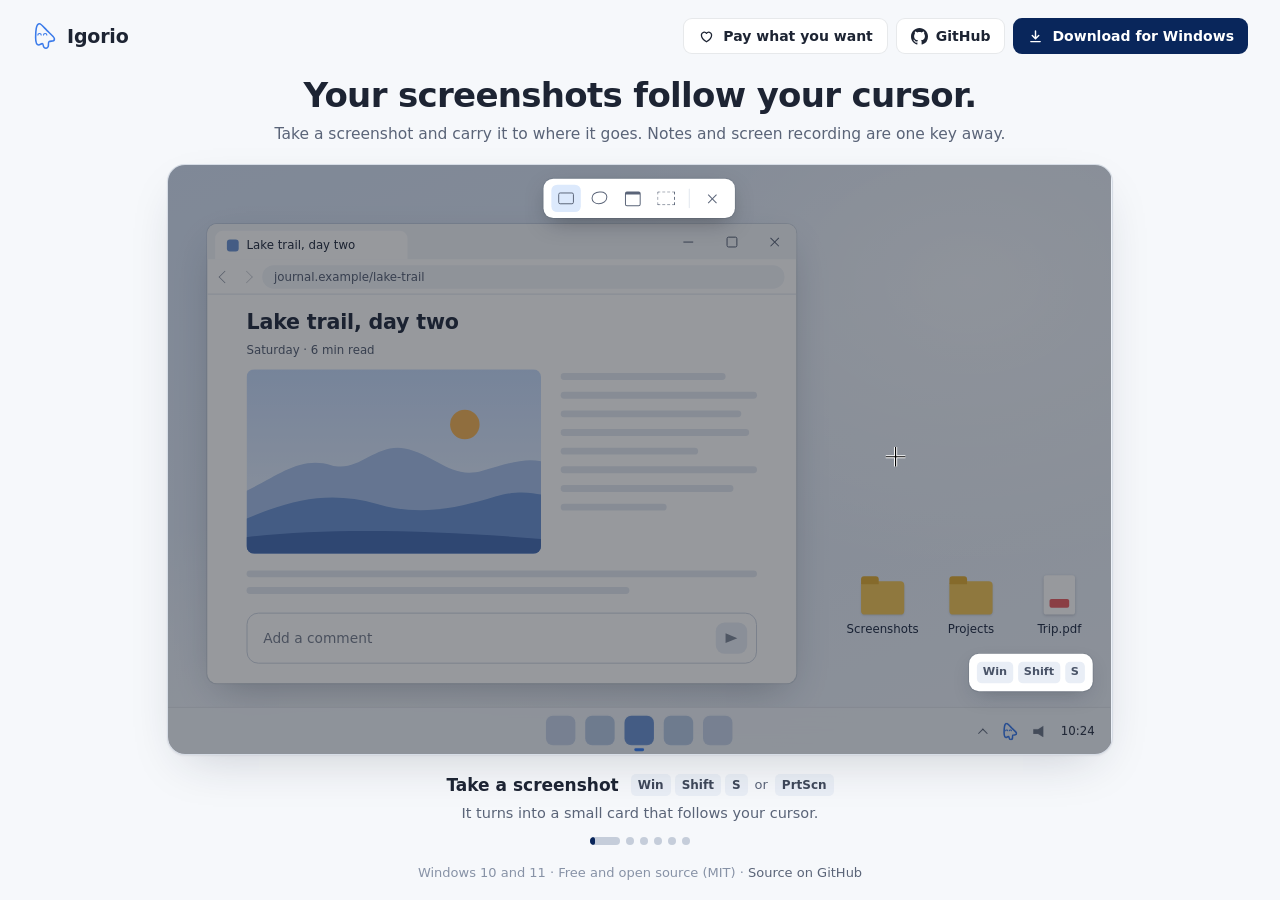
<file: docs/index.html>
<!doctype html>
<html lang="en">
<head>
<meta charset="utf-8">
<meta name="viewport" content="width=device-width, initial-scale=1">
<title>Igorio</title>
<meta name="description" content="Igorio for Windows: take a screenshot and it follows your cursor. Double-click to paste or save it, shake to let go. Sticky notes and screen recording are one key away. Free and open source.">
<meta name="color-scheme" content="light dark">
<meta name="theme-color" content="#f6f8fb" media="(prefers-color-scheme: light)">
<meta name="theme-color" content="#111318" media="(prefers-color-scheme: dark)">
<link rel="icon" href="icon.svg" type="image/svg+xml">
<link rel="icon" href="favicon.png" type="image/png" sizes="64x64">
<link rel="apple-touch-icon" href="apple-touch-icon.png">
<meta property="og:type" content="website">
<meta property="og:title" content="Igorio">
<meta property="og:description" content="Take a screenshot and it follows your cursor. Double-click to paste or save it, shake to let go. For Windows 10 and 11.">
<meta property="og:url" content="https://igorio.areshk.dev/">
<meta property="og:image" content="https://igorio.areshk.dev/og.png">
<meta property="og:image:width" content="1200">
<meta property="og:image:height" content="630">
<meta property="og:image:alt" content="A screenshot card following the cursor on a Windows desktop">
<meta name="twitter:card" content="summary_large_image">
<link rel="stylesheet" href="style.css">
</head>
<body>
<svg class="defs" aria-hidden="true" focusable="false">
  <symbol id="logo" viewBox="-31.47 0.25 290.3 290.3">
    <g fill="none" stroke="currentColor" stroke-linecap="round" stroke-linejoin="round"><path d="M52.8 9C29 9 19.5 41.3 16 61C10.8 90.5 9 128.5 9 161C9 198.5 17.8 245 44 245C56.5 245 70.2 230.5 82.8 230.5C91.5 230.5 93.8 243.5 94.8 254.8C95.7 266 109 281.8 124 281.8C139 281.8 151.5 263.5 151.5 251C151.5 239.8 152.1 212.3 158.2 208C167.5 201.5 187.9 203.5 199 201.5C213.8 198.9 220.4 185.8 217.8 171C215.1 156.2 164.8 113 136.5 84.8C108.2 56.5 70.2 9 52.8 9Z" stroke-width="17.5"/><path d="M34.2 133.5C34.2 112.5 71.2 112.5 71.2 133.5" stroke-width="13"/><path d="M97 133.5C97 112.5 134 112.5 134 133.5" stroke-width="13"/></g>
  </symbol>
  <symbol id="logo-small" viewBox="-35.72 -4 298.8 298.8">
    <g fill="none" stroke="currentColor" stroke-linecap="round" stroke-linejoin="round"><path d="M52.8 9C29 9 19.5 41.3 16 61C10.8 90.5 9 128.5 9 161C9 198.5 17.8 245 44 245C56.5 245 70.2 230.5 82.8 230.5C91.5 230.5 93.8 243.5 94.8 254.8C95.7 266 109 281.8 124 281.8C139 281.8 151.5 263.5 151.5 251C151.5 239.8 152.1 212.3 158.2 208C167.5 201.5 187.9 203.5 199 201.5C213.8 198.9 220.4 185.8 217.8 171C215.1 156.2 164.8 113 136.5 84.8C108.2 56.5 70.2 9 52.8 9Z" stroke-width="26"/><path d="M34.2 133.5C34.2 112.5 71.2 112.5 71.2 133.5" stroke-width="17"/><path d="M97 133.5C97 112.5 134 112.5 134 133.5" stroke-width="17"/></g>
  </symbol>
  <symbol id="pic" viewBox="0 0 320 200" preserveAspectRatio="xMidYMid slice">
    <linearGradient id="sky" x1="0" y1="0" x2="0" y2="1">
      <stop offset="0" style="stop-color:var(--sky-a)"/>
      <stop offset="1" style="stop-color:var(--sky-b)"/>
    </linearGradient>
    <rect width="320" height="200" fill="url(#sky)"/>
    <circle cx="237" cy="60" r="16" style="fill:var(--sun)"/>
    <path d="M0 132C34 116 58 94 92 104C122 113 140 80 172 86C204 92 222 120 256 110C284 102 302 96 320 100V200H0Z" style="fill:var(--hill-a)"/>
    <path d="M0 162C52 140 92 132 142 146C190 160 230 150 270 138C294 131 310 134 320 136V200H0Z" style="fill:var(--hill-b)"/>
    <path d="M0 182C84 172 200 174 320 184V200H0Z" style="fill:var(--hill-c)"/>
  </symbol>
  <symbol id="lines" viewBox="0 0 216 130" preserveAspectRatio="xMidYMid slice">
    <rect width="216" height="130" style="fill:var(--win)"/>
    <g style="fill:var(--bar)">
      <rect x="8" y="8" width="150" height="7" rx="3.5"/>
      <rect x="8" y="27" width="196" height="7" rx="3.5"/>
      <rect x="8" y="46" width="176" height="7" rx="3.5"/>
      <rect x="8" y="65" width="190" height="7" rx="3.5"/>
      <rect x="8" y="84" width="132" height="7" rx="3.5"/>
      <rect x="8" y="103" width="184" height="7" rx="3.5"/>
    </g>
  </symbol>
</svg>

<div class="page">
  <header class="top">
    <a class="brand" href="./">
      <svg class="brand-mark" aria-hidden="true"><use href="#logo"/></svg>
      <span>Igorio</span>
    </a>
    <nav class="actions" aria-label="Links">
      <a class="btn quiet" id="support" hidden target="_blank" rel="noopener">
        <svg viewBox="0 0 20 20" aria-hidden="true"><path d="M10 16.2s-6-3.6-6-8.1A3.3 3.3 0 0 1 10 6.3a3.3 3.3 0 0 1 6 1.8c0 4.5-6 8.1-6 8.1z" fill="none" stroke="currentColor" stroke-width="1.5" stroke-linejoin="round"/></svg>
        <span>Pay what you want</span>
      </a>
      <a class="btn quiet" id="github" href="https://github.com/Areshkew/igorio">
        <svg viewBox="0 0 16 16" aria-hidden="true"><path fill="currentColor" d="M8 0C3.58 0 0 3.58 0 8c0 3.54 2.29 6.53 5.47 7.59.4.07.55-.17.55-.38 0-.19-.01-.82-.01-1.49-2.01.37-2.53-.49-2.69-.94-.09-.23-.48-.94-.82-1.13-.28-.15-.68-.52-.01-.53.63-.01 1.08.58 1.23.82.72 1.21 1.87.87 2.33.66.07-.52.28-.87.51-1.07-1.78-.2-3.64-.89-3.64-3.95 0-.87.31-1.59.82-2.15-.08-.2-.36-1.02.08-2.12 0 0 .67-.21 2.2.82.64-.18 1.32-.27 2-.27.68 0 1.36.09 2 .27 1.53-1.04 2.2-.82 2.2-.82.44 1.1.16 1.92.08 2.12.51.56.82 1.27.82 2.15 0 3.07-1.87 3.75-3.65 3.95.29.25.54.73.54 1.48 0 1.07-.01 1.93-.01 2.2 0 .21.15.46.55.38A8.013 8.013 0 0 0 16 8c0-4.42-3.58-8-8-8z"/></svg>
        <span>GitHub</span>
        <span class="stars" id="stars" hidden>
          <svg viewBox="0 0 16 16" aria-hidden="true"><path fill="currentColor" d="M8 1.6l1.9 3.9 4.3.6-3.1 3 .7 4.3L8 11.4l-3.8 2 .7-4.3-3.1-3 4.3-.6z"/></svg>
          <span id="star-count"></span>
        </span>
      </a>
      <div class="star-pop" id="star-pop" role="img"></div>
      <a class="btn dark" href="https://github.com/Areshkew/igorio/releases/latest/download/Igorio-Setup.exe">
        <svg viewBox="0 0 20 20" aria-hidden="true"><path d="M10 3.5v9M6.2 8.9 10 12.7l3.8-3.8M4.5 16h11" fill="none" stroke="currentColor" stroke-width="1.7" stroke-linecap="round" stroke-linejoin="round"/></svg>
        <span>Download for Windows</span>
      </a>
    </nav>
  </header>

  <main>
    <div class="intro">
      <h1>Your screenshots follow your cursor.</h1>
      <p>Take a screenshot and carry it to where it goes. Notes and screen recording are one key away.</p>
    </div>

    <figure class="demo" id="figure">
      <div class="fit" id="fit">
        <div class="stage" id="stage" role="img" aria-label="Animated demo of Igorio on a Windows desktop">
          <div class="screen" id="screen">
            <div class="wall"></div>

            <div class="desk">
              <div class="desk-icon"><span class="folder"></span><span>Screenshots</span></div>
              <div class="desk-icon"><span class="folder"></span><span>Projects</span></div>
              <div class="desk-icon"><span class="file"></span><span>Trip.pdf</span></div>
            </div>

            <div class="win">
              <div class="win-tabs">
                <div class="tab"><span class="tab-dot"></span>Lake trail, day two</div>
                <div class="win-ctl"><span class="ctl-min"></span><span class="ctl-max"></span><span class="ctl-x"></span></div>
              </div>
              <div class="win-bar">
                <span class="nav-ico"></span><span class="nav-ico"></span>
                <div class="address">journal.example/lake-trail</div>
              </div>
              <div class="page-doc">
                <div class="doc-title">Lake trail, day two</div>
                <div class="doc-meta">Saturday · 6 min read</div>
                <svg class="doc-pic"><use href="#pic"/></svg>
                <div class="doc-col">
                  <i style="width:84%"></i><i></i><i style="width:92%"></i><i style="width:96%"></i><i style="width:70%"></i><i></i><i style="width:88%"></i><i style="width:54%"></i>
                </div>
                <i class="doc-line" style="top:281px;width:520px"></i>
                <i class="doc-line" style="top:298px;width:390px"></i>
                <div class="comment" id="comment">
                  <span class="placeholder" id="placeholder">Add a comment</span>
                  <svg class="thumb" id="thumb"><use href="#pic"/></svg>
                  <span class="caret" id="caret"></span>
                  <span class="send"></span>
                </div>
              </div>
            </div>

            <div class="note" id="note">
              <div class="note-head">
                <span class="note-chip"><span class="mon"></span>Desktop</span>
                <span class="note-btns"><span class="nb-hide" id="hideBtn"></span><span class="nb-trash"></span><span class="nb-x"></span></span>
              </div>
              <div class="note-body" id="noteBody"></div>
              <div class="note-foot">Created just now</div>
            </div>

            <div class="taskbar">
              <div class="apps"><span></span><span></span><span class="on"></span><span></span><span></span></div>
              <div class="tray">
                <span class="chev"></span>
                <svg class="tray-logo" id="trayLogo" aria-hidden="true"><use href="#logo-small"/></svg>
                <span class="vol"></span>
                <span class="clock">10:24</span>
              </div>
            </div>

            <svg class="ink" viewBox="0 0 960 600"><path id="ink" d=""/></svg>

            <div class="region" id="region"></div>
            <div class="snipbar" id="snipbar"><span class="sb-rect on"></span><span class="sb-free"></span><span class="sb-win"></span><span class="sb-full"></span><span class="sb-sep"></span><span class="sb-x"></span></div>

            <div class="outline" id="outline"></div>
            <div class="strip" id="strip">
              <span class="rec-dot"></span><span class="rec-time" id="recTime">0:00</span>
              <span class="rec-zoom" id="recZoom">2.0x</span>
              <span class="rec-sep"></span>
              <span class="rec-tool" id="recPen"><span class="pen-ico"></span></span>
              <span class="rec-tool"><span class="hl-ico"></span></span>
              <span class="rec-tool"><span class="stop-ico"></span></span>
            </div>

            <div class="pin" id="pin"><svg><use href="#pic"/></svg><span class="pin-x" id="pinX"></span></div>

            <div class="card" id="card1"><svg><use href="#pic"/></svg></div>
            <div class="card" id="card2"><svg><use href="#lines"/></svg></div>
            <div class="card" id="card3"><svg><use href="#pic"/></svg><span class="badge"><i></i>0:04</span></div>
            <div class="card" id="card4"><svg><use href="#pic"/></svg></div>

            <div class="menu" id="menu">
              <div class="menu-row hot"><span class="doc-ico"></span><span>New note</span></div>
              <div class="menu-row"><span class="rec-ico"></span><span>Record screen</span><span class="mchips"><kbd>Ctrl</kbd><kbd>Shift</kbd><kbd>6</kbd></span></div>
              <div class="menu-row" id="pinRow" style="display:none"><svg class="pin-ico" viewBox="0 0 18 18" aria-hidden="true"><path d="M6.5 2.5h5M7.5 2.5 7 7.2 4.8 9.6h8.4L11 7.2l-.5-4.7M9 9.6v5.2"/></svg><span>Pin to screen</span></div>
            </div>

            <div class="ripple" id="ripple1"></div>
            <div class="ripple" id="ripple2"></div>
            <div class="hud" id="hud"></div>

            <svg class="cursor" id="cursor" viewBox="-2 -2 22 32" aria-hidden="true"><path d="M0 0V23l5.7-5.2 3.8 8.7 3.5-1.5-3.6-8.4h7.1Z"/></svg>
            <svg class="cross" id="cross" viewBox="-12 -12 24 24" aria-hidden="true"><path d="M0-10V10M-10 0H10"/><path d="M0-10V10M-10 0H10"/></svg>
            <div class="pentip" id="pentip"></div>
          </div>
        </div>
      </div>
      <figcaption class="caption">
        <div class="cap-line"><span class="cap-title" id="capTitle"></span><span class="keys" id="capKeys"></span></div>
        <p class="cap-text" id="capText"></p>
        <div class="dots" id="dots"></div>
      </figcaption>
    </figure>
  </main>

  <footer class="foot">Windows 10 and 11 · Free and open source (MIT) · <a href="https://github.com/Areshkew/igorio">Source on GitHub</a></footer>
</div>
<script src="main.js"></script>
</body>
</html>
</file>
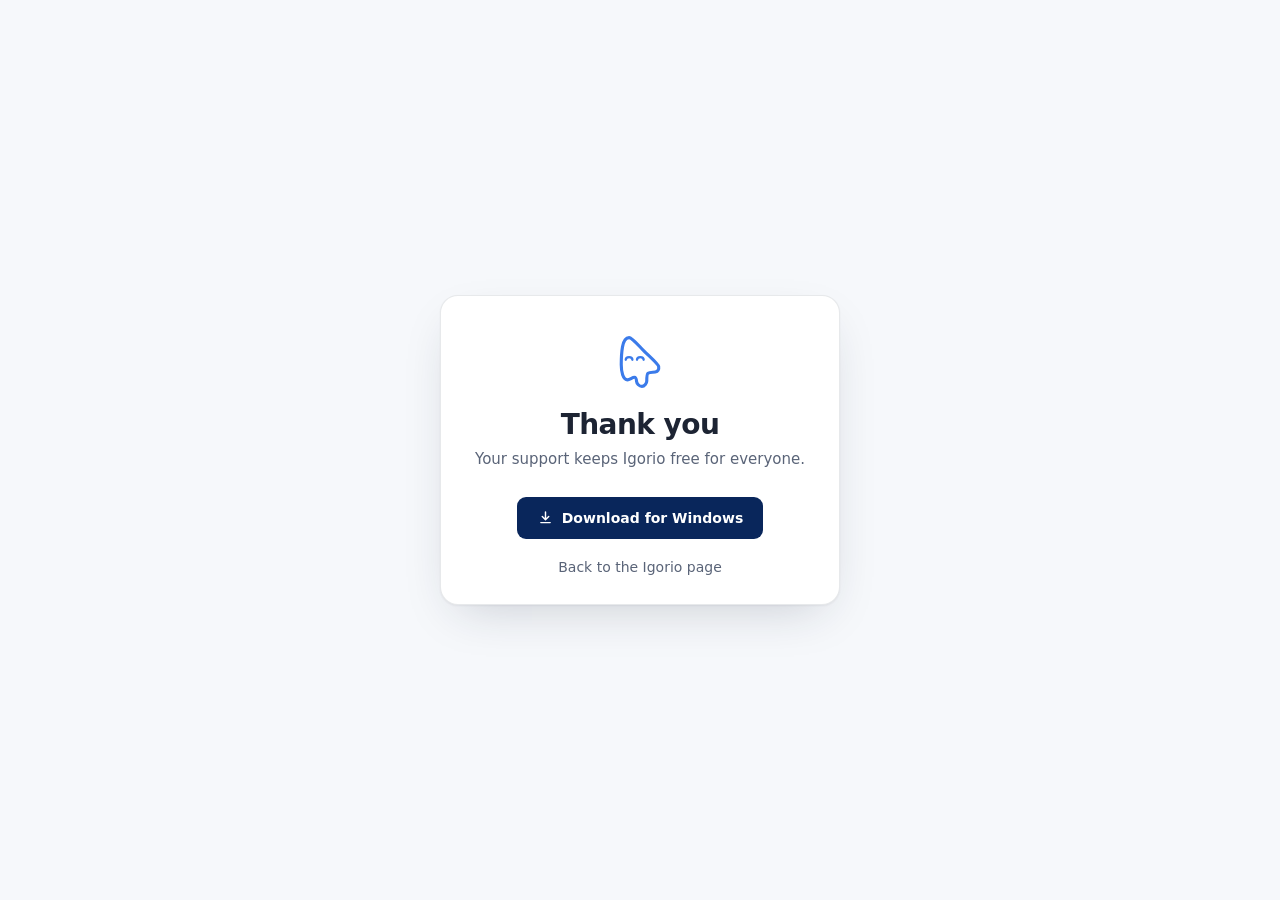
<file: docs/thanks/index.html>
<!doctype html>
<html lang="en">
<head>
<meta charset="utf-8">
<meta name="viewport" content="width=device-width, initial-scale=1">
<title>Thank you · Igorio</title>
<meta name="robots" content="noindex">
<meta name="color-scheme" content="light dark">
<link rel="icon" href="../icon.svg" type="image/svg+xml">
<link rel="icon" href="../favicon.png" type="image/png" sizes="64x64">
<link rel="stylesheet" href="../style.css">
</head>
<body>
<svg class="defs" aria-hidden="true" focusable="false">
  <symbol id="logo" viewBox="-31.47 0.25 290.3 290.3">
    <g fill="none" stroke="currentColor" stroke-linecap="round" stroke-linejoin="round"><path d="M52.8 9C29 9 19.5 41.3 16 61C10.8 90.5 9 128.5 9 161C9 198.5 17.8 245 44 245C56.5 245 70.2 230.5 82.8 230.5C91.5 230.5 93.8 243.5 94.8 254.8C95.7 266 109 281.8 124 281.8C139 281.8 151.5 263.5 151.5 251C151.5 239.8 152.1 212.3 158.2 208C167.5 201.5 187.9 203.5 199 201.5C213.8 198.9 220.4 185.8 217.8 171C215.1 156.2 164.8 113 136.5 84.8C108.2 56.5 70.2 9 52.8 9Z" stroke-width="17.5"/><path d="M34.2 133.5C34.2 112.5 71.2 112.5 71.2 133.5" stroke-width="13"/><path d="M97 133.5C97 112.5 134 112.5 134 133.5" stroke-width="13"/></g>
  </symbol>
</svg>
<main class="thanks">
  <div class="thanks-card">
    <svg class="thanks-mark" aria-hidden="true"><use href="#logo"/></svg>
    <h1>Thank you</h1>
    <p>Your support keeps Igorio free for everyone.</p>
    <a class="btn dark" href="https://github.com/Areshkew/igorio/releases/latest/download/Igorio-Setup.exe">
      <svg viewBox="0 0 20 20" aria-hidden="true"><path d="M10 3.5v9M6.2 8.9 10 12.7l3.8-3.8M4.5 16h11" fill="none" stroke="currentColor" stroke-width="1.7" stroke-linecap="round" stroke-linejoin="round"/></svg>
      <span>Download for Windows</span>
    </a>
    <a class="thanks-back" href="../">Back to the Igorio page</a>
  </div>
</main>
</body>
</html>
</file>
<file: docs/style.css>
/* Igorio product page. One screen, no framework. */

:root {
  --font: "Segoe UI Variable Text", "Segoe UI Variable", "Segoe UI", system-ui, -apple-system, "Helvetica Neue", Arial, sans-serif;
  --font-display: "Segoe UI Variable Display", "Segoe UI Variable", "Segoe UI", system-ui, -apple-system, "Helvetica Neue", Arial, sans-serif;

  --bg: #f6f8fb;
  --text: #1d2433;
  --muted: #5a6478;
  --faint: #8792a6;
  --line: rgba(28, 38, 58, 0.1);
  --quiet: #ffffff;
  --quiet-hover: #eef2f8;
  --dark: #09265b;
  --dark-hover: #0d3277;
  --on-dark: #ffffff;
  --frame-shadow: 0 1px 2px rgba(28, 38, 58, 0.06), 0 18px 48px -18px rgba(28, 38, 58, 0.22);
  --pop-shadow: 0 1px 2px rgba(28, 38, 58, 0.06), 0 14px 34px -12px rgba(28, 38, 58, 0.26);
  --dot: #c5cdda;
  --dot-on: #09265b;
  --kbd: #e9eef6;
  --kbd-ink: #3e4759;
  --mark: #3b7bea;

  /* The stage: a piece of a Windows screen, in the app's own palette. */
  --wall-a: #d6e2f4;
  --wall-b: #edf2f9;
  --wall-c: rgba(255, 255, 255, 0.55);
  --win: #ffffff;
  --chrome: #f1f4f9;
  --chrome-line: #e1e6ee;
  --ink: #2a3346;
  --ink-muted: #5a6478;
  --bar: #e4e9f1;
  --edge: #cfd6e2;
  --paper: #ffffff;
  --chip: #e9eef6;
  --chip-ink: #4a5468;
  --selected: #dce9fc;
  --accent: #3b82f6;
  --red: #e5484d;
  --task: rgba(240, 244, 250, 0.94);
  --task-line: rgba(28, 38, 58, 0.08);
  --app-a: #c8d5ea;
  --app-b: #b9cbe6;
  --desk-ink: #26324a;
  --folder: #f2c75c;
  --folder-back: #e0ae3c;
  --note-foot: #5976a6;
  --shadow: 28, 38, 58;
  --sky-a: #c7dbfa;
  --sky-b: #eef4fe;
  --sun: #f3b65c;
  --hill-a: #a9c2ea;
  --hill-b: #7197d4;
  --hill-c: #4d72b6;
}

@media (prefers-color-scheme: dark) {
  :root {
    --bg: #111318;
    --text: #eaf0fc;
    --muted: #aab7cc;
    --faint: #7d899e;
    --line: rgba(255, 255, 255, 0.09);
    --quiet: #1a1d25;
    --quiet-hover: #232836;
    --dark: #d9e8ff;
    --dark-hover: #ecf3ff;
    --on-dark: #09265b;
    --frame-shadow: 0 1px 2px rgba(0, 0, 0, 0.4), 0 18px 48px -18px rgba(0, 0, 0, 0.7);
    --pop-shadow: 0 1px 2px rgba(0, 0, 0, 0.4), 0 14px 34px -10px rgba(0, 0, 0, 0.7);
    --dot: #3a4354;
    --dot-on: #d9e8ff;
    --kbd: #2a303d;
    --kbd-ink: #c9d3e4;
    --mark: #6fa2f7;

    --wall-a: #141a26;
    --wall-b: #1e2738;
    --wall-c: rgba(120, 150, 210, 0.12);
    --win: #1a1d25;
    --chrome: #222733;
    --chrome-line: #2d3341;
    --ink: #eaf0fc;
    --ink-muted: #aab7cc;
    --bar: #2d3443;
    --edge: #3c4556;
    --paper: #1f232c;
    --chip: #313948;
    --chip-ink: #c3cde0;
    --selected: #344a6b;
    --task: rgba(27, 31, 40, 0.95);
    --task-line: rgba(255, 255, 255, 0.07);
    --app-a: #3a4559;
    --app-b: #455370;
    --desk-ink: #dde5f3;
    --folder: #d9ae4a;
    --folder-back: #b98d2c;
    --note-foot: #8fb0e6;
    --shadow: 0, 0, 0;
    --sky-a: #2c4066;
    --sky-b: #46608e;
    --sun: #e9ab4f;
    --hill-a: #4f6ea4;
    --hill-b: #37568f;
    --hill-c: #243f72;
  }
}

* { box-sizing: border-box; }
html, body { margin: 0; }
body {
  background: var(--bg);
  color: var(--text);
  font: 15px/1.5 var(--font);
  -webkit-font-smoothing: antialiased;
}
a { color: inherit; }
.defs { position: absolute; width: 0; height: 0; overflow: hidden; }
[hidden] { display: none !important; }

.page {
  height: 100vh;
  height: 100dvh;
  display: flex;
  flex-direction: column;
  max-width: 1280px;
  margin: 0 auto;
  padding: 0 32px;
}

/* Header */

.top {
  display: flex;
  align-items: center;
  justify-content: space-between;
  gap: 16px;
  padding: 18px 0 8px;
}
.brand {
  display: inline-flex;
  align-items: center;
  gap: 9px;
  text-decoration: none;
  font: 600 19px/1 var(--font-display);
  letter-spacing: -0.01em;
}
.brand-mark { width: 26px; height: 26px; color: var(--mark); }
.actions { display: flex; align-items: center; gap: 8px; }
.btn {
  display: inline-flex;
  align-items: center;
  gap: 8px;
  height: 36px;
  padding: 0 14px;
  border-radius: 9px;
  font: 600 14px/1 var(--font);
  text-decoration: none;
  white-space: nowrap;
  transition: background-color 0.15s ease, border-color 0.15s ease;
}
.btn svg { width: 17px; height: 17px; flex: none; }
.btn.quiet {
  background: var(--quiet);
  border: 1px solid var(--line);
  color: var(--text);
}
.btn.quiet:hover { background: var(--quiet-hover); }
.btn.dark { background: var(--dark); color: var(--on-dark); }
.btn.dark:hover { background: var(--dark-hover); }
.btn:focus-visible { outline: 2px solid var(--accent); outline-offset: 2px; }
.stars {
  display: inline-flex;
  align-items: center;
  gap: 4px;
  margin-left: 2px;
  padding-left: 10px;
  border-left: 1px solid var(--line);
  color: var(--muted);
  font-variant-numeric: tabular-nums;
}
.stars svg { width: 13px; height: 13px; }

/* Star history, under the GitHub button */
.actions { position: relative; }
.star-pop {
  position: absolute;
  left: 0;
  top: 0;
  z-index: 10;
  width: 292px;
  padding: 13px 16px 10px;
  border-radius: 12px;
  background: var(--quiet);
  border: 1px solid var(--line);
  box-shadow: var(--pop-shadow);
  visibility: hidden;
  opacity: 0;
  transform: translateY(-4px);
  transition: opacity 0.14s ease, transform 0.14s ease, visibility 0s linear 0.14s;
}
.star-pop.open {
  visibility: visible;
  opacity: 1;
  transform: none;
  transition: opacity 0.16s ease, transform 0.18s cubic-bezier(0.3, 0.7, 0.2, 1), visibility 0s;
}
.sp-total { font: 600 16px/1.25 var(--font-display); letter-spacing: -0.01em; font-variant-numeric: tabular-nums; }
.sp-sub { margin-top: 1px; color: var(--muted); font-size: 13px; line-height: 1.4; }
.sp-chart { display: block; margin-top: 12px; overflow: visible; }
.sp-stop-a { stop-color: var(--accent); stop-opacity: 0.16; }
.sp-stop-b { stop-color: var(--accent); stop-opacity: 0; }
.sp-line { fill: none; stroke: var(--accent); stroke-width: 1.75; stroke-linecap: round; stroke-linejoin: round; }
.sp-base { stroke: var(--line); stroke-width: 1; }
.sp-rule { stroke: var(--faint); stroke-width: 1; opacity: 0; }
.sp-dot { fill: var(--accent); stroke: var(--quiet); stroke-width: 2; opacity: 0; }
.sp-axis {
  position: relative;
  display: flex;
  justify-content: space-between;
  height: 16px;
  margin-top: 5px;
  color: var(--faint);
  font-size: 11.5px;
  line-height: 16px;
  white-space: nowrap;
}
.sp-read { position: absolute; top: 0; color: var(--muted); font-variant-numeric: tabular-nums; opacity: 0; }
.sp-axis.reading > span:not(.sp-read) { opacity: 0; }
.sp-axis.reading .sp-read, .sp-chart:hover .sp-rule, .sp-chart:hover .sp-dot { opacity: 1; }
@media (prefers-color-scheme: dark) {
  .sp-stop-a { stop-opacity: 0.26; }
}
@media (prefers-reduced-motion: reduce) {
  .star-pop, .star-pop.open { transform: none; }
}

/* Middle */

main {
  flex: 1 1 auto;
  min-height: 0;
  display: flex;
  flex-direction: column;
  align-items: center;
}
.intro { text-align: center; padding: 14px 0 18px; }
.intro h1 {
  margin: 0;
  font: 600 clamp(24px, 3.1vh + 8px, 34px)/1.15 var(--font-display);
  letter-spacing: -0.02em;
}
.intro p { margin: 8px 0 0; color: var(--muted); font-size: 15.5px; }

.demo {
  margin: 0;
  width: 100%;
  flex: 1 1 auto;
  min-height: 0;
  display: flex;
  flex-direction: column;
  align-items: center;
}
.fit {
  flex: 1 1 auto;
  min-height: 0;
  width: 100%;
  container-type: size;
  display: grid;
  place-items: center;
}
.stage {
  position: relative;
  width: min(100cqw, 160cqh, 1040px);
  aspect-ratio: 960 / 600;
  border-radius: 18px;
  overflow: hidden;
  border: 1px solid var(--line);
  box-shadow: var(--frame-shadow);
  background: var(--wall-b);
  isolation: isolate;
}

.caption {
  width: 100%;
  max-width: 760px;
  text-align: center;
  padding: 16px 0 0;
}
.cap-line {
  display: flex;
  align-items: center;
  justify-content: center;
  flex-wrap: wrap;
  gap: 6px 12px;
  min-height: 26px;
}
.cap-title { font: 600 17px/1.2 var(--font-display); }
.keys { display: inline-flex; align-items: center; gap: 4px; color: var(--muted); font-size: 13px; }
.keys .word { margin: 0 3px; }
kbd {
  display: inline-flex;
  align-items: center;
  height: 22px;
  padding: 0 7px;
  border-radius: 5px;
  background: var(--kbd);
  color: var(--kbd-ink);
  font: 700 12px/1 var(--font);
}
.cap-text {
  margin: 5px 0 0;
  min-height: 1.5em;
  color: var(--muted);
  font-size: 14.5px;
}
.dots { display: flex; justify-content: center; gap: 6px; padding: 12px 0 2px; }
.dot {
  position: relative;
  width: 8px;
  height: 8px;
  padding: 0;
  border: 0;
  border-radius: 4px;
  background: var(--dot);
  cursor: pointer;
  overflow: hidden;
  transition: width 0.3s cubic-bezier(0.3, 0.7, 0.2, 1);
}
.dot::before { content: ""; position: absolute; inset: -8px -3px; }
.dot.on { width: 30px; }
.dot i {
  position: absolute;
  inset: 0 auto 0 0;
  width: 0;
  background: var(--dot-on);
  border-radius: 4px;
}
.dot:focus-visible { outline: 2px solid var(--accent); outline-offset: 3px; }

.foot {
  padding: 16px 0 18px;
  text-align: center;
  color: var(--faint);
  font-size: 13px;
}
.foot a { color: var(--muted); text-decoration: none; }
.foot a:hover { color: var(--text); text-decoration: underline; }

/* Phones and narrow windows: stack and let it scroll a little. */
@media (max-width: 720px), (max-height: 560px) {
  .page { height: auto; min-height: 100vh; padding: 0 16px; }
  .top { flex-wrap: wrap; }
  main, .demo, .fit { flex: none; }
  .fit { container-type: normal; display: block; }
  .stage { width: 100%; }
}
@media (max-width: 720px) {
  .top { padding-top: 14px; }
  .actions { width: 100%; flex-wrap: wrap; }
  .actions .btn.dark { order: -1; flex: 1 1 100%; justify-content: center; height: 42px; }
  .actions .btn.quiet { flex: 1 1 0; justify-content: center; }
  .intro { padding: 22px 0 18px; }
  .intro h1 { font-size: 25px; }
  .intro p { font-size: 15px; }
  .stage { border-radius: 12px; }
  .caption { padding-top: 14px; }
  .cap-text { font-size: 14px; }
}

/* ------------------------------------------------------------------ */
/* The screen: 960 x 600 stage units, scaled to the stage by script.   */

.screen {
  position: absolute;
  left: 0;
  top: 0;
  width: 960px;
  height: 600px;
  transform-origin: 0 0;
  overflow: hidden;
  font-family: "Segoe UI Variable Text", "Segoe UI", system-ui, sans-serif;
  color: var(--ink);
  user-select: none;
  -webkit-user-select: none;
}
.screen > * { position: absolute; }
.wall {
  inset: 0;
  background:
    radial-gradient(60% 70% at 85% 20%, var(--wall-c), transparent 70%),
    radial-gradient(70% 60% at 20% 100%, var(--wall-c), transparent 70%),
    linear-gradient(160deg, var(--wall-a), var(--wall-b));
}

/* Desktop icons */
.desk { left: 690px; top: 424px; display: flex; gap: 14px; }
.desk-icon {
  width: 76px;
  display: flex;
  flex-direction: column;
  align-items: center;
  gap: 6px;
  font-size: 12px;
  color: var(--desk-ink);
}
.folder, .file { position: relative; width: 44px; height: 34px; }
.folder { border-radius: 4px; background: var(--folder); box-shadow: 0 1px 2px rgba(var(--shadow), 0.15); }
.folder::before { content: ""; position: absolute; left: 0; top: -5px; width: 18px; height: 8px; border-radius: 3px 3px 0 0; background: var(--folder-back); }
.file { width: 32px; height: 40px; margin-top: -6px; border-radius: 3px; background: var(--paper); box-shadow: 0 1px 3px rgba(var(--shadow), 0.22); }
.file::after { content: ""; position: absolute; left: 6px; right: 6px; bottom: 7px; height: 9px; border-radius: 2px; background: #e5484d; opacity: 0.85; }

/* The browser window */
.win {
  left: 40px;
  top: 60px;
  width: 600px;
  height: 468px;
  border-radius: 10px;
  background: var(--win);
  box-shadow: 0 0 0 1px rgba(var(--shadow), 0.1), 0 16px 40px -12px rgba(var(--shadow), 0.3);
  overflow: hidden;
}
.win > * { position: absolute; left: 0; right: 0; }
.win-tabs { top: 0; height: 36px; background: var(--chrome); }
.tab {
  position: absolute;
  left: 8px;
  bottom: 0;
  height: 29px;
  width: 196px;
  padding: 0 12px;
  display: flex;
  align-items: center;
  gap: 8px;
  border-radius: 8px 8px 0 0;
  background: var(--win);
  font-size: 12px;
  white-space: nowrap;
}
.tab-dot { width: 12px; height: 12px; border-radius: 3px; background: var(--hill-b); }
.win-ctl { position: absolute; right: 0; top: 0; height: 36px; display: flex; }
.win-ctl span { position: relative; width: 44px; height: 36px; }
.win-ctl span::before, .win-ctl span::after { content: ""; position: absolute; left: 50%; top: 50%; background: var(--ink-muted); }
.ctl-min::before { width: 10px; height: 1px; margin-left: -5px; }
.ctl-max::before { width: 9px; height: 9px; margin: -5px 0 0 -5px; background: none !important; border: 1px solid var(--ink-muted); border-radius: 2px; }
.ctl-x::before, .ctl-x::after { width: 12px; height: 1px; margin-left: -6px; transform: rotate(45deg); }
.ctl-x::after { transform: rotate(-45deg); }
.win-bar {
  top: 36px;
  height: 36px;
  display: flex;
  align-items: center;
  gap: 10px;
  padding: 0 12px;
  border-bottom: 1px solid var(--chrome-line);
}
.nav-ico { width: 12px; height: 12px; border-left: 1.5px solid var(--ink-muted); border-bottom: 1.5px solid var(--ink-muted); transform: rotate(45deg) scale(0.75); opacity: 0.7; }
.nav-ico + .nav-ico { transform: rotate(-135deg) scale(0.75); opacity: 0.35; }
.address {
  flex: 1;
  height: 24px;
  padding: 0 12px;
  border-radius: 12px;
  background: var(--chrome);
  color: var(--ink-muted);
  font-size: 12px;
  line-height: 24px;
}
.page-doc { top: 72px; bottom: 0; }
.page-doc > * { position: absolute; }
.doc-title { left: 40px; top: 16px; font: 600 21px/1.2 "Segoe UI Variable Display", "Segoe UI", system-ui, sans-serif; letter-spacing: -0.01em; }
.doc-meta { left: 40px; top: 48px; font-size: 12px; color: var(--ink-muted); }
.doc-pic { left: 40px; top: 76px; width: 300px; height: 188px; border-radius: 8px; overflow: hidden; }
.doc-col { left: 360px; top: 80px; width: 200px; display: flex; flex-direction: column; gap: 12px; }
.doc-col i, .doc-line { display: block; height: 7px; width: 100%; border-radius: 3.5px; background: var(--bar); }
.doc-line { left: 40px; }
.comment {
  left: 40px;
  top: 324px;
  width: 520px;
  height: 52px;
  border-radius: 12px;
  border: 1px solid var(--edge);
  background: var(--paper);
}
.comment > * { position: absolute; }
.placeholder { left: 16px; top: 15px; font-size: 14px; color: var(--ink-muted); opacity: 0.8; }
.thumb { left: 11px; top: 9px; width: 52px; height: 32px; border-radius: 5px; overflow: hidden; opacity: 0; box-shadow: 0 0 0 1px rgba(var(--shadow), 0.12); }
.caret { left: 15px; top: 16px; width: 1.5px; height: 19px; background: var(--ink); opacity: 0; }
.send { right: 9px; top: 9px; width: 32px; height: 32px; border-radius: 9px; background: var(--chip); }
.send::after { content: ""; position: absolute; left: 10px; top: 11px; border-left: 12px solid var(--ink-muted); border-top: 5px solid transparent; border-bottom: 5px solid transparent; opacity: 0.7; }

/* Taskbar */
.taskbar {
  left: 0;
  right: 0;
  bottom: 0;
  height: 48px;
  background: var(--task);
  border-top: 1px solid var(--task-line);
  backdrop-filter: blur(20px);
}
.apps { position: absolute; left: 50%; top: 8px; transform: translateX(-50%); display: flex; gap: 10px; }
.apps span { position: relative; width: 30px; height: 30px; border-radius: 7px; background: var(--app-a); }
.apps span:nth-child(2n) { background: var(--app-b); }
.apps span.on { background: var(--hill-b); }
.apps span.on::after { content: ""; position: absolute; left: 10px; right: 10px; bottom: -6px; height: 3px; border-radius: 2px; background: var(--accent); }
.tray { position: absolute; right: 16px; top: 0; height: 48px; display: flex; align-items: center; gap: 14px; color: var(--ink); }
.tray-logo { width: 18px; height: 18px; color: var(--mark); transform-origin: 50% 50%; }
.chev { width: 7px; height: 7px; border-left: 1.5px solid var(--ink-muted); border-top: 1.5px solid var(--ink-muted); transform: rotate(45deg) translateY(2px); }
.wifi { width: 16px; height: 16px; border-radius: 50% 50% 0 50%; border: 0; background: conic-gradient(from 315deg at 100% 100%, var(--ink-muted) 0 90deg, transparent 0); transform: rotate(45deg) scale(0.8); opacity: 0.85; }
.vol { width: 14px; height: 12px; background: var(--ink-muted); clip-path: polygon(0 30%, 35% 30%, 75% 0, 75% 100%, 35% 70%, 0 70%); opacity: 0.85; }
.clock { font-size: 12px; font-variant-numeric: tabular-nums; }

/* Pen ink */
.ink { left: 0; top: 0; width: 960px; height: 600px; overflow: visible; pointer-events: none; }
.ink path { fill: none; stroke: var(--accent); stroke-width: 5; stroke-linecap: round; stroke-linejoin: round; }

/* Snipping: everything dims except the box being drawn. */
.region {
  left: 0;
  top: 0;
  opacity: 0;
  box-shadow: 0 0 0 1800px rgba(8, 12, 22, 0.42);
  outline: 1px solid rgba(255, 255, 255, 0.95);
}
.snipbar {
  left: 480px;
  top: 14px;
  height: 40px;
  padding: 0 8px;
  display: flex;
  align-items: center;
  gap: 4px;
  border-radius: 10px;
  background: var(--paper);
  box-shadow: 0 0 0 1px rgba(var(--shadow), 0.1), 0 8px 24px -6px rgba(0, 0, 0, 0.35);
  opacity: 0;
}
.snipbar span { position: relative; width: 30px; height: 28px; border-radius: 6px; }
.snipbar span.on { background: var(--selected); }
.snipbar span::before { content: ""; position: absolute; left: 50%; top: 50%; border: 1.5px solid var(--ink-muted); }
.sb-rect::before { width: 14px; height: 10px; margin: -6px 0 0 -8px; border-radius: 2px; }
.sb-free::before { width: 14px; height: 11px; margin: -7px 0 0 -8px; border-radius: 50% 40% 55% 45%; }
.sb-win::before { width: 14px; height: 11px; margin: -7px 0 0 -8px; border-radius: 2px; border-top-width: 3px !important; }
.sb-full::before { width: 16px; height: 12px; margin: -7px 0 0 -9px; border-radius: 1px; border-style: dashed !important; }
.snipbar .sb-sep { width: 1px; height: 20px; margin: 0 4px; background: var(--chrome-line); }
.snipbar .sb-sep::before { display: none; }
.sb-x::before, .sb-x::after { content: ""; position: absolute; left: 50%; top: 50%; width: 12px; height: 0; margin-left: -6px; border: 0 !important; border-top: 1.5px solid var(--ink-muted) !important; transform: rotate(45deg); }
.sb-x::after { transform: rotate(-45deg); }

/* Recording: the outline and the control strip */
.outline {
  left: 0;
  top: 0;
  border: 2.5px solid var(--accent);
  border-radius: 10px;
  box-shadow: 0 0 0 4px rgba(59, 130, 246, 0.14), 0 0 18px rgba(59, 130, 246, 0.18);
  opacity: 0;
}
.strip {
  left: 340px;
  top: 8px;
  height: 36px;
  padding: 0 6px 0 14px;
  display: flex;
  align-items: center;
  gap: 6px;
  border-radius: 18px;
  background: var(--paper);
  box-shadow: 0 0 0 1px rgba(var(--shadow), 0.14), 0 4px 14px -4px rgba(var(--shadow), 0.25);
  opacity: 0;
  white-space: nowrap;
}
.rec-dot { width: 9px; height: 9px; border-radius: 50%; background: var(--red); }
.rec-time { font: 600 14px/1 "Segoe UI Variable Text", "Segoe UI", sans-serif; font-variant-numeric: tabular-nums; min-width: 30px; }
.rec-zoom { display: none; padding: 4px 6px; border-radius: 5px; background: var(--chip); color: var(--chip-ink); font: 600 12px/1 "Segoe UI", sans-serif; }
.rec-zoom.show { display: inline-block; }
.rec-sep { width: 1px; height: 18px; margin: 0 2px; background: var(--chrome-line); }
.rec-tool { position: relative; width: 30px; height: 26px; border-radius: 7px; }
.rec-tool.on { background: var(--selected); }
.pen-ico, .hl-ico { position: absolute; left: 9px; top: 5px; width: 6px; height: 15px; border: 1.5px solid var(--ink); border-radius: 1px 1px 3px 3px; transform: rotate(40deg); transform-origin: 50% 60%; }
.hl-ico::after { content: ""; position: absolute; left: -9px; top: 19px; width: 14px; height: 3px; border-radius: 1px; background: #f2c94c; transform: rotate(-40deg); }
.stop-ico { position: absolute; left: 10px; top: 8px; width: 10px; height: 10px; border-radius: 2px; background: var(--ink); }

/* The tool menu: the app's own look */
.menu {
  left: 0;
  top: 0;
  width: 266px;
  padding: 5px;
  border-radius: 12px;
  background: var(--paper);
  box-shadow: 0 0 0 1px rgba(var(--shadow), 0.1), 0 10px 28px -8px rgba(var(--shadow), 0.32);
  opacity: 0;
  font-size: 14px;
}
.menu-row { position: relative; height: 36px; display: flex; align-items: center; gap: 12px; padding: 0 10px 0 36px; border-radius: 8px; }
.menu-row.hot { background: var(--selected); }
.doc-ico { position: absolute; left: 12px; top: 9px; width: 13px; height: 17px; border: 1.5px solid var(--ink-muted); border-radius: 2px 5px 2px 2px; }
.doc-ico::after { content: ""; position: absolute; left: 2.5px; top: 6px; width: 5px; height: 4px; border-top: 1.5px solid var(--ink-muted); border-bottom: 1.5px solid var(--ink-muted); }
.rec-ico { position: absolute; left: 11px; top: 9px; width: 17px; height: 17px; border-radius: 50%; border: 1.5px solid var(--ink-muted); }
.rec-ico::after { content: ""; position: absolute; inset: 2.5px; border-radius: 50%; background: var(--red); }
.pin-ico { position: absolute; left: 10px; top: 9px; width: 18px; height: 18px; fill: none; stroke: var(--ink-muted); stroke-width: 1.5; stroke-linecap: round; stroke-linejoin: round; }
.mchips { margin-left: auto; display: flex; gap: 4px; }
.menu kbd, .hud kbd { height: 22px; padding: 0 6px; background: var(--chip); color: var(--chip-ink); font-size: 11.5px; }

/* The sticky note */
.note {
  left: 662px;
  top: 92px;
  width: 238px;
  height: 196px;
  border-radius: 10px;
  background: var(--paper);
  box-shadow: 0 0 0 1px rgba(var(--shadow), 0.12), 0 14px 34px -10px rgba(var(--shadow), 0.35);
  transform-origin: 14px 12px;
  opacity: 0;
}
.note > * { position: absolute; left: 0; right: 0; }
.note-head { top: 0; height: 38px; padding: 0 8px 0 10px; display: flex; align-items: center; justify-content: space-between; border-bottom: 1px solid var(--chrome-line); }
.note-chip { display: inline-flex; align-items: center; gap: 5px; height: 22px; padding: 0 8px 0 6px; border-radius: 11px; background: var(--selected); font: 600 12px/1 "Segoe UI", sans-serif; }
.mon { position: relative; width: 11px; height: 8px; border: 1.3px solid var(--ink); border-radius: 1.5px; margin-top: -2px; }
.mon::after { content: ""; position: absolute; left: 1.5px; right: 1.5px; bottom: -4.5px; height: 1.3px; background: var(--ink); }
.note-btns { display: flex; gap: 2px; }
.note-btns span { position: relative; width: 24px; height: 24px; border-radius: 12px; }
.note-btns span::before, .note-btns span::after { content: ""; position: absolute; left: 50%; top: 50%; background: var(--ink-muted); }
.nb-hide::before { width: 10px; height: 1.6px; margin: -1px 0 0 -5px; }
.nb-hide.hover { background: var(--chip); }
.nb-trash::before { width: 8px; height: 10px; margin: -4px 0 0 -4px; background: none !important; border: 1.3px solid var(--ink-muted); border-top: 0; border-radius: 0 0 2px 2px; }
.nb-trash::after { width: 11px; height: 1.3px; margin: -6px 0 0 -5.5px; }
.nb-x::before, .nb-x::after { width: 11px; height: 1.3px; margin-left: -5.5px; transform: rotate(45deg); }
.nb-x::after { transform: rotate(-45deg); }
.note-body { top: 46px; bottom: 30px; padding: 0 14px; font-size: 13.5px; line-height: 1.5; overflow: hidden; }
.note-body .h { font: 700 19px/1.3 "Segoe UI Variable Display", "Segoe UI", sans-serif; margin-bottom: 2px; }
.note-body .li { position: relative; padding-left: 16px; }
.note-body .li::before { content: ""; position: absolute; left: 4px; top: 0.68em; width: 5px; height: 5px; border-radius: 50%; background: var(--ink); }
.note-body b { font-weight: 700; }
.note-body .raw { color: var(--ink-muted); }
.note-body .tc { display: inline-block; width: 1.5px; height: 1.1em; margin-left: 1px; vertical-align: -0.18em; background: var(--ink); }
.note-foot { bottom: 9px; padding: 0 14px; font-size: 11px; color: var(--note-foot); }

/* Carried cards: picture, white edge, slate shadow */
.card {
  left: 0;
  top: 0;
  width: 128px;
  height: 80px;
  padding: 3px;
  border-radius: 10px;
  background: #fff;
  box-shadow: 0 0 0 1px rgba(28, 38, 58, 0.12), 0 2px 6px rgba(28, 38, 58, 0.14), 0 12px 28px -6px rgba(28, 38, 58, 0.32);
  transform-origin: 0 0;
  opacity: 0;
}
.card svg { display: block; width: 100%; height: 100%; border-radius: 7px; overflow: hidden; }
.badge {
  position: absolute;
  left: 9px;
  bottom: 9px;
  height: 18px;
  padding: 0 7px 0 6px;
  display: flex;
  align-items: center;
  gap: 4px;
  border-radius: 9px;
  background: rgba(12, 16, 26, 0.62);
  color: #fff;
  font: 600 11px/1 "Segoe UI", sans-serif;
}
.badge i { width: 0; height: 0; border-left: 6px solid #fff; border-top: 4px solid transparent; border-bottom: 4px solid transparent; }

/* A pinned card: the picture alone, rounded corners and shadow; a close button while hovered */
.pin {
  left: 0;
  top: 0;
  border-radius: 8px;
  overflow: hidden;
  box-shadow: 0 0 0 1px rgba(var(--shadow), 0.14), 0 2px 6px rgba(var(--shadow), 0.14), 0 16px 36px -10px rgba(var(--shadow), 0.4);
  transform-origin: 0 0;
  opacity: 0;
}
.pin svg { display: block; width: 100%; height: 100%; }
.pin-x { position: absolute; top: 8px; right: 8px; width: 20px; height: 20px; border-radius: 50%; background: rgba(255, 255, 255, 0.86); box-shadow: 0 1px 2px rgba(28, 38, 58, 0.2); opacity: 0; }
.pin-x.hot { background: #fff; }
.pin-x::before, .pin-x::after { content: ""; position: absolute; left: 50%; top: 50%; width: 10px; height: 1.6px; margin: -0.8px 0 0 -5px; border-radius: 1px; background: #1d2433; transform: rotate(45deg); }
.pin-x::after { transform: rotate(-45deg); }

.ripple { left: 0; top: 0; width: 34px; height: 34px; margin: -17px 0 0 -17px; border-radius: 50%; border: 2px solid var(--accent); opacity: 0; }

/* Keys being pressed, bottom right of the screen */
.hud {
  right: 18px;
  bottom: 64px;
  height: 38px;
  padding: 0 8px;
  display: flex;
  align-items: center;
  gap: 5px;
  border-radius: 10px;
  background: var(--paper);
  box-shadow: 0 0 0 1px rgba(var(--shadow), 0.1), 0 8px 22px -8px rgba(var(--shadow), 0.35);
  font-size: 13px;
  color: var(--ink-muted);
  opacity: 0;
}
.hud .word { padding: 0 3px; }
.hud .wheel { position: relative; width: 14px; height: 20px; border: 1.5px solid var(--ink-muted); border-radius: 7px; margin: 0 2px; }
.hud .wheel::after { content: ""; position: absolute; left: 4.5px; top: 3px; width: 2px; height: 5px; border-radius: 1px; background: var(--accent); }

/* The cursor */
.cursor { left: 0; top: 0; width: 22px; height: 32px; margin: -2px 0 0 -2px; transform-origin: 2px 2px; overflow: visible; filter: drop-shadow(0 1.5px 1.2px rgba(0, 0, 0, 0.28)); }
.cursor path { fill: #fff; stroke: #000; stroke-width: 1.1; stroke-linejoin: round; }
.cross { left: 0; top: 0; width: 24px; height: 24px; margin: -12px 0 0 -12px; overflow: visible; opacity: 0; }
.cross path { fill: none; stroke: #fff; stroke-width: 3.2; }
.cross path + path { stroke: #000; stroke-width: 1.2; }
.pentip { left: 0; top: 0; width: 14px; height: 14px; margin: -7px 0 0 -7px; border-radius: 50%; background: var(--accent); box-shadow: 0 0 0 2.5px #fff, 0 1px 4px 2px rgba(0, 0, 0, 0.18); opacity: 0; }

/* ------------------------------------------------------------------ */
/* Modes for recording the demo and the Open Graph picture.           */

.record body, body.record { background: var(--bg); }
body.record .top, body.record .intro, body.record .foot, body.record .dots { display: none; }
body.record .page { display: block; min-height: 0; padding: 0; }
body.record .demo { display: block; width: 900px; padding: 24px 24px 14px; }
body.record .fit { container-type: normal; display: block; }
body.record .stage { width: 852px; box-shadow: 0 1px 2px rgba(28, 38, 58, 0.06), 0 10px 30px -14px rgba(28, 38, 58, 0.25); }
body.record .caption { max-width: none; padding-top: 14px; }

body.og .page { width: 1200px; height: 630px; min-height: 0; max-width: none; padding: 0 56px; }
body.og .actions .quiet, body.og .dots, body.og .foot, body.og .intro p { display: none; }
body.og .top { padding-top: 30px; }
body.og .brand { font-size: 26px; }
body.og .brand-mark { width: 34px; height: 34px; }
body.og .intro { padding: 4px 0 18px; }
body.og .intro h1 { font-size: 34px; }
body.og .caption { padding: 12px 0 0; }
body.og .cap-text { display: none; }
body.og main { padding-bottom: 26px; }

/* ------------------------------------------------------------------ */
/* The thank-you page, after paying on Polar.                          */

.thanks {
  min-height: 100vh;
  min-height: 100dvh;
  display: grid;
  place-items: center;
  padding: 24px 16px;
}
.thanks-card {
  width: min(400px, 100%);
  padding: 40px 32px 26px;
  display: flex;
  flex-direction: column;
  align-items: center;
  text-align: center;
  border-radius: 18px;
  background: var(--quiet);
  border: 1px solid var(--line);
  box-shadow: var(--frame-shadow);
}
.thanks-mark { width: 52px; height: 52px; color: var(--mark); }
.thanks h1 { margin: 20px 0 6px; font: 600 28px/1.2 var(--font-display); letter-spacing: -0.02em; }
.thanks p { margin: 0 0 26px; color: var(--muted); }
.thanks .btn.dark { height: 42px; padding: 0 20px; }
.thanks-back { margin-top: 18px; color: var(--muted); font-size: 14px; text-decoration: none; }
.thanks-back:hover { color: var(--text); text-decoration: underline; }
</file>
